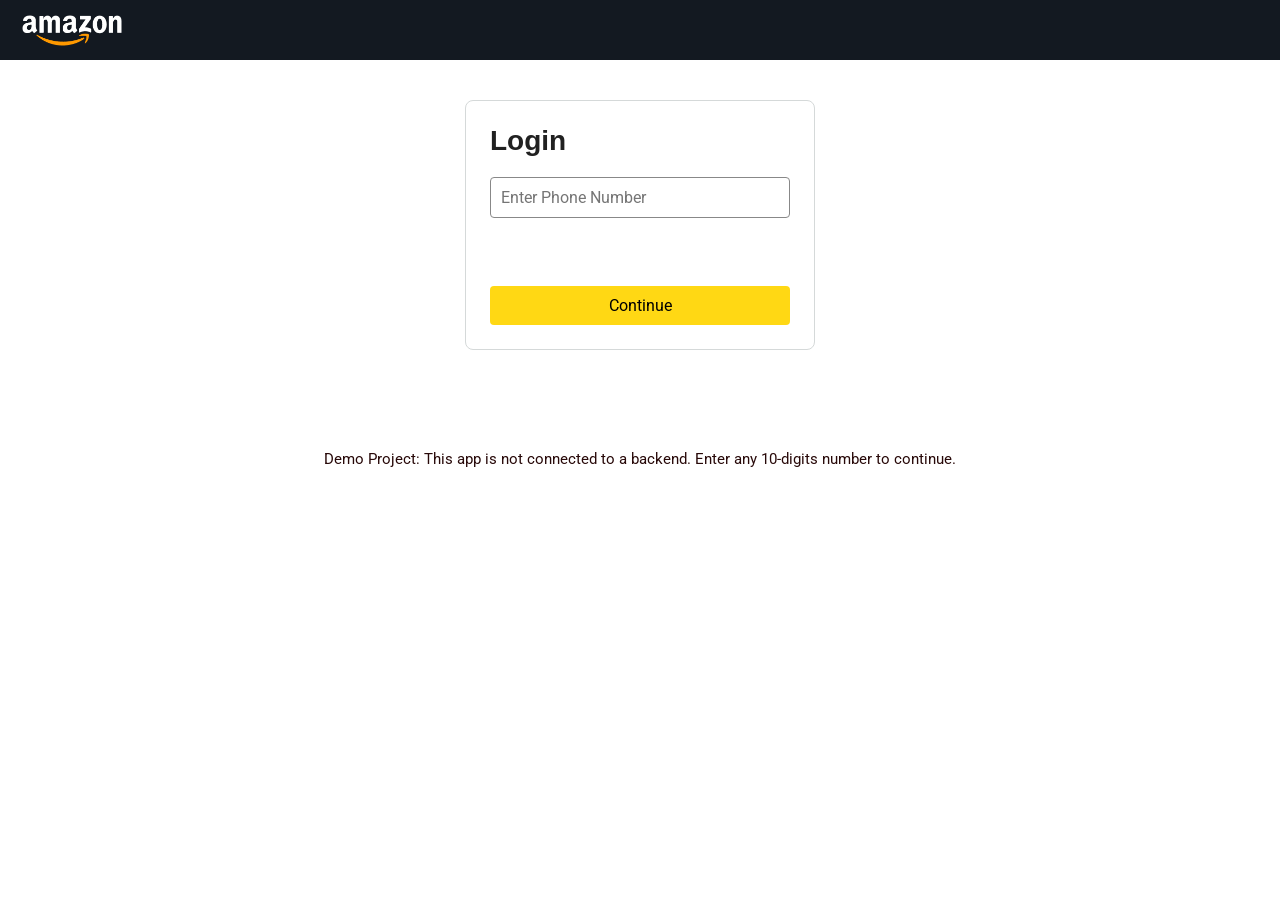
<file: index.html>
<!DOCTYPE html>
<html lang="en">
<head>
  <meta charset="UTF-8">
  <meta name="viewport" content="width=device-width, initial-scale=1.0">
  <title>Amazon LogIn</title>
  <meta name="viewport" content="width=device-width, initial-scale=1" />

   <!-- Load a font called Roboto from Google Fonts. -->
    <link rel="preconnect" href="https://fonts.googleapis.com" />
    <link rel="preconnect" href="https://fonts.gstatic.com" crossorigin />
    <link
      href="https://fonts.googleapis.com/css2?family=Roboto:wght@400;500;700&display=swap"
      rel="stylesheet"
    />

        <!-- Here are the CSS files for this page. -->
    <link rel="stylesheet" href="styles/shared/general.css" />
    <link rel="stylesheet" href="styles/shared/amazon-header.css" />
    <link rel="stylesheet" href="styles/pages/amazon.css" />
    <link rel="stylesheet" href="styles/pages/login.css" />

</head>
<body>
  <div class="amazon-header">
      <div class="amazon-header-left-section">
        <a href="#" class="header-link">
          <img class="amazon-logo" src="images/amazon-logo-white.png" />
          <img
            class="amazon-mobile-logo"
            src="images/amazon-mobile-logo-white.png"
          />
        </a>
      </div>
    </div>
    <div class="login-container">
  <h2>Login</h2>

  <input
    type="tel"
    class="phone-input"
    placeholder="Enter Phone Number"
    maxlength="10"
  >
  <p class="error-text"></p>

  <button class="login-btn">
    Continue
  </button>
</div>

<p class="demo-note">
  Demo Project: This app is not connected to a backend. Enter any 10-digits number to continue.
</p>

<script src="scripts/login.js"></script>

  
</body>
</html>
</file>
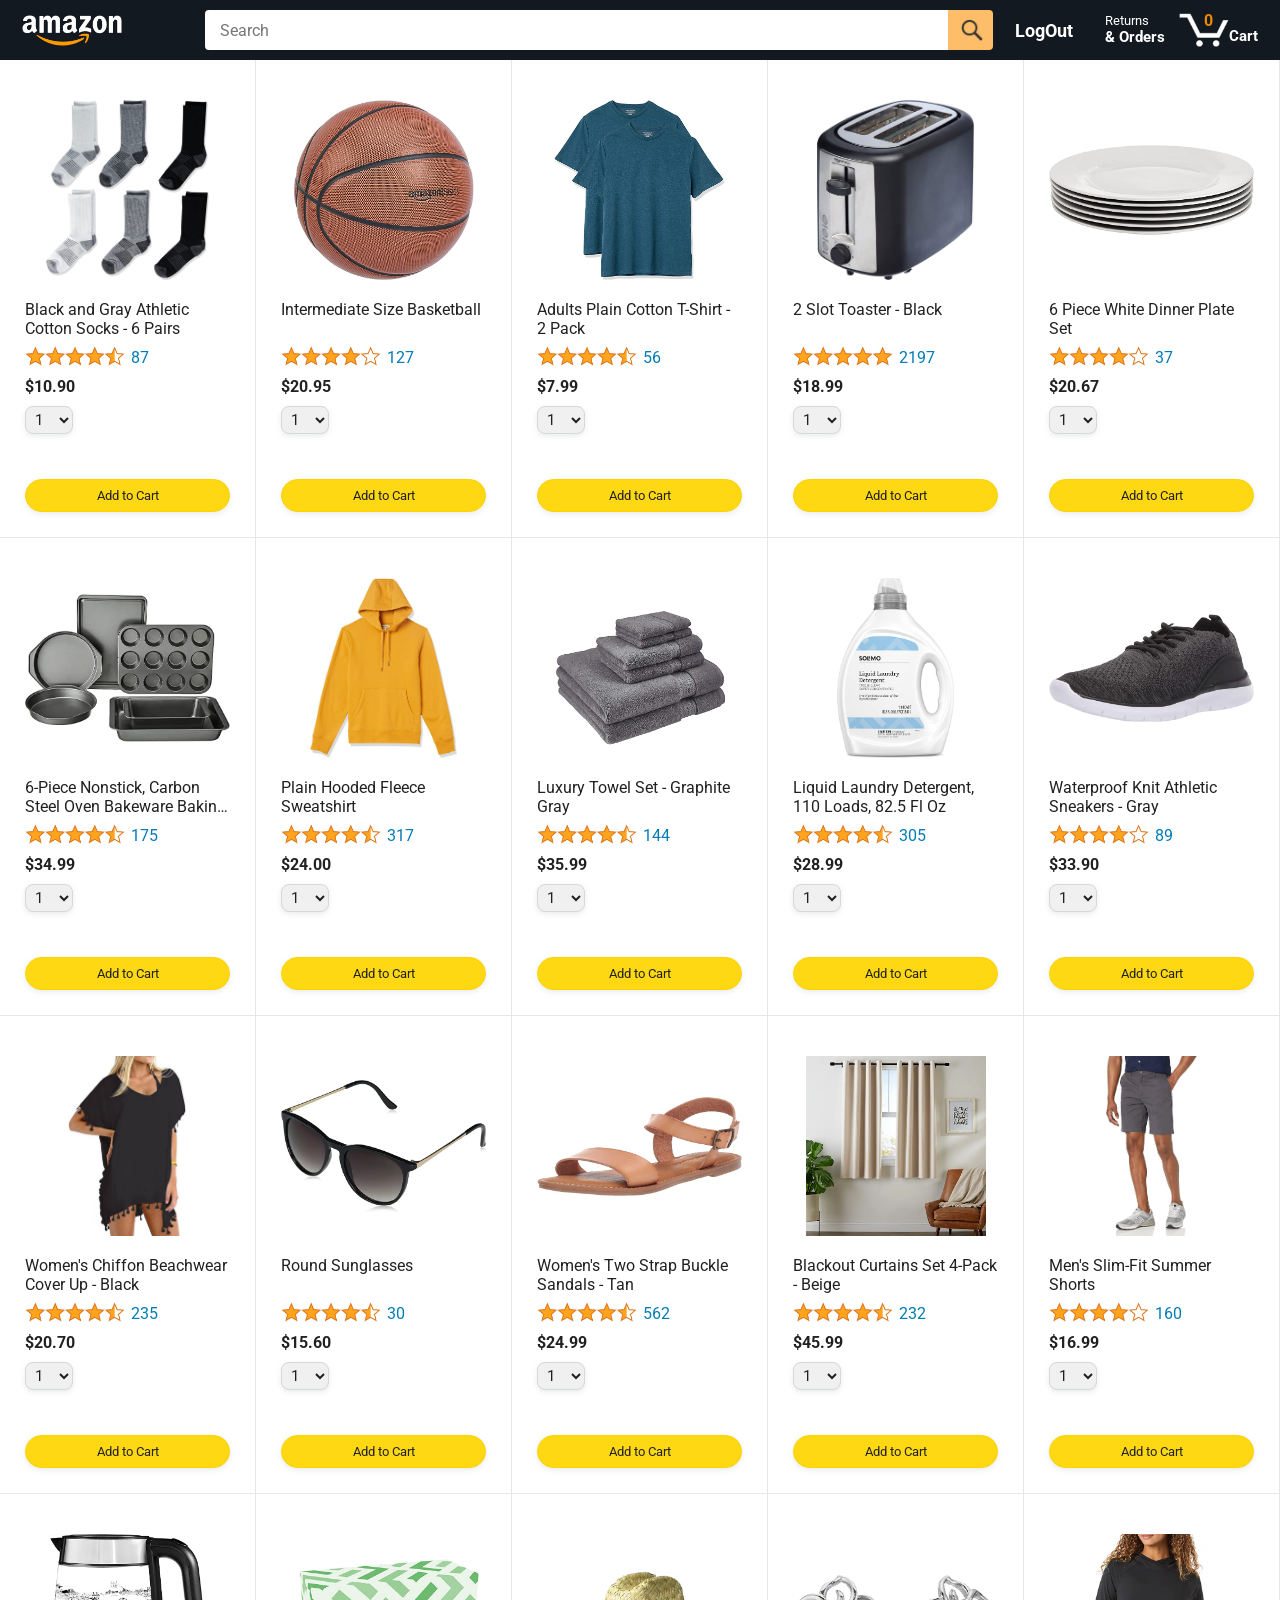
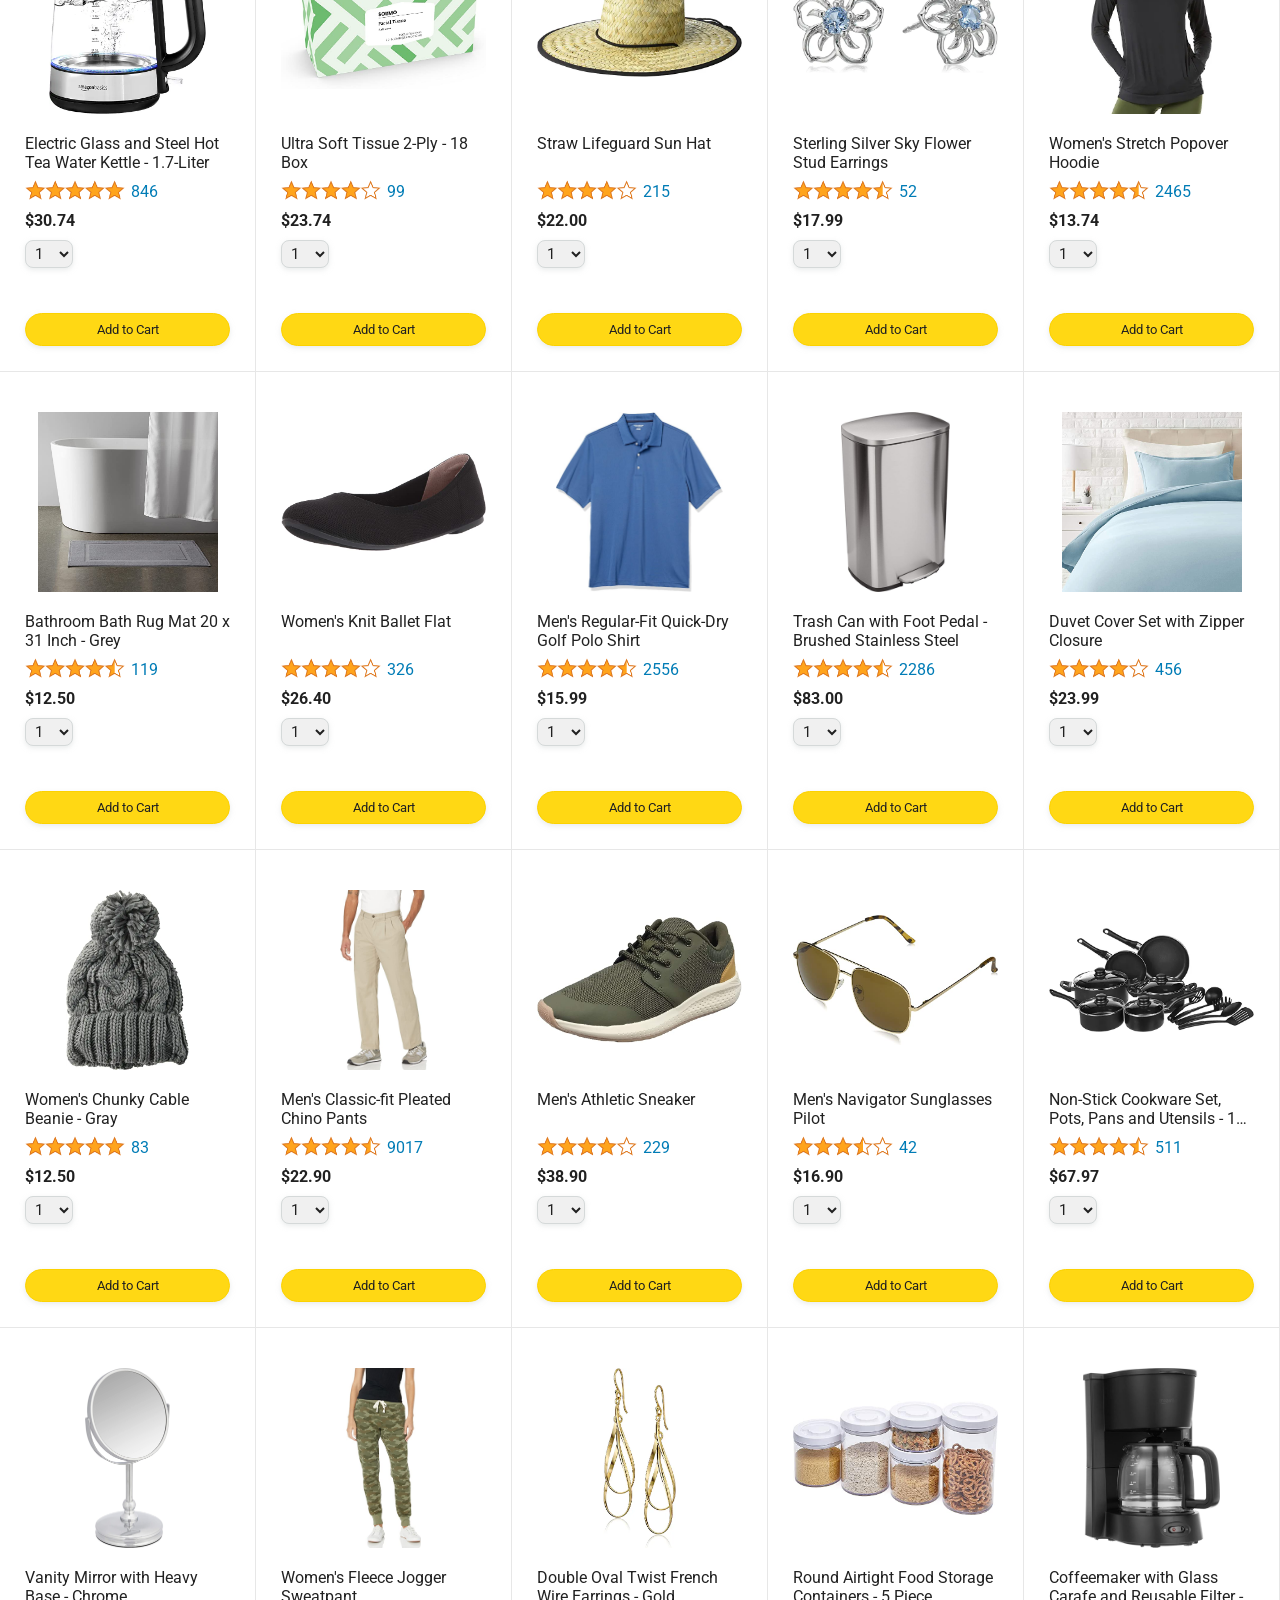
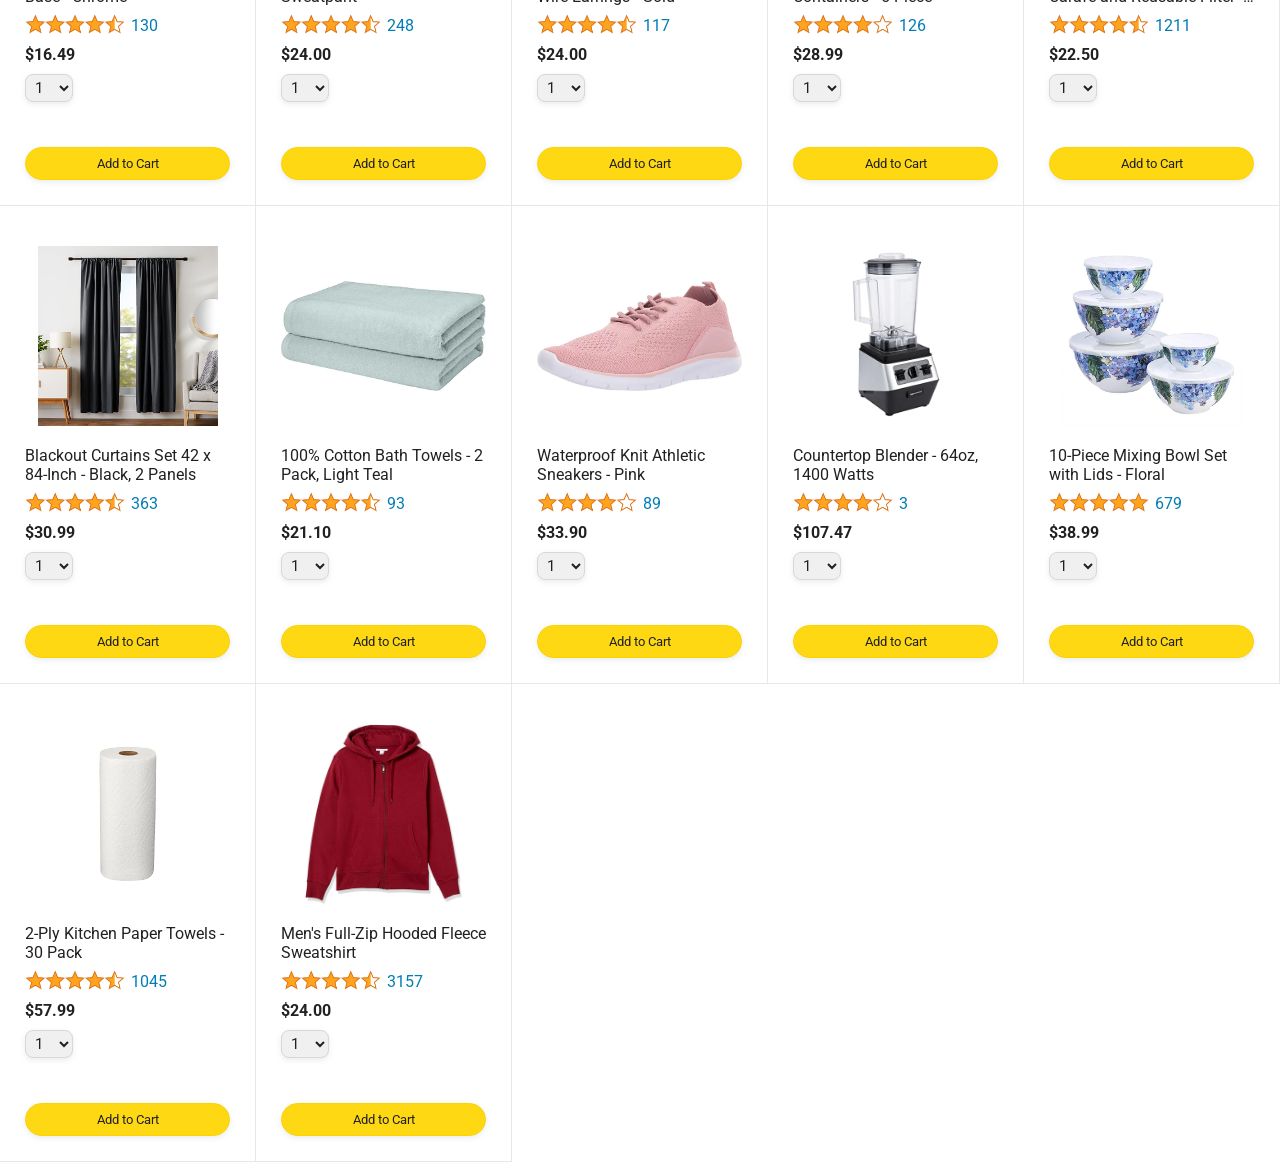
<file: amazon.html>
<!doctype html>
<html>
  <head>
    <title>Amazon Project</title>

    <!-- This code is needed for responsive design to work.
      (Responsive design = make the website look good on
      smaller screen sizes like a phone or a tablet). -->
    <meta name="viewport" content="width=device-width, initial-scale=1" />

    <!-- Load a font called Roboto from Google Fonts. -->
    <link rel="preconnect" href="https://fonts.googleapis.com" />
    <link rel="preconnect" href="https://fonts.gstatic.com" crossorigin />
    <link
      href="https://fonts.googleapis.com/css2?family=Roboto:wght@400;500;700&display=swap"
      rel="stylesheet"
    />

    <!-- Here are the CSS files for this page. -->
    <link rel="stylesheet" href="styles/shared/general.css" />
    <link rel="stylesheet" href="styles/shared/amazon-header.css" />
    <link rel="stylesheet" href="styles/pages/amazon.css" />
  </head>
  <body>
    <div class="amazon-header">
      <div class="amazon-header-left-section">
        <a href="amazon.html" class="header-link">
          <img class="amazon-logo" src="images/amazon-logo-white.png" />
          <img
            class="amazon-mobile-logo"
            src="images/amazon-mobile-logo-white.png"
          />
        </a>
      </div>

      <div class="amazon-header-middle-section">
        <input class="search-bar" type="text" placeholder="Search" />

        <button class="search-button">
          <img class="search-icon" src="images/icons/search-icon.png" />
        </button>
      </div>
      <div>
        <button class="logout-btn js-btn-logout">LogOut</button>
      </div>

      <div class="amazon-header-right-section">
        <a class="orders-link header-link" href="orders.html">
          <span class="returns-text">Returns</span>
          <span class="orders-text">& Orders</span>
        </a>

        <a class="cart-link header-link" href="checkout.html">
          <img class="cart-icon" src="images/icons/cart-icon.png" />
          <div class="cart-quantity js-cart-quantity">0</div>
          <div class="cart-text">Cart</div>
        </a>
      </div>
    </div>

    <div class="main">
      <div class="products-grid js-products-grid"></div>
    </div>

    

    

    <script type="module" src="scripts/amazon.js"></script>
  </body>
</html>
</file>
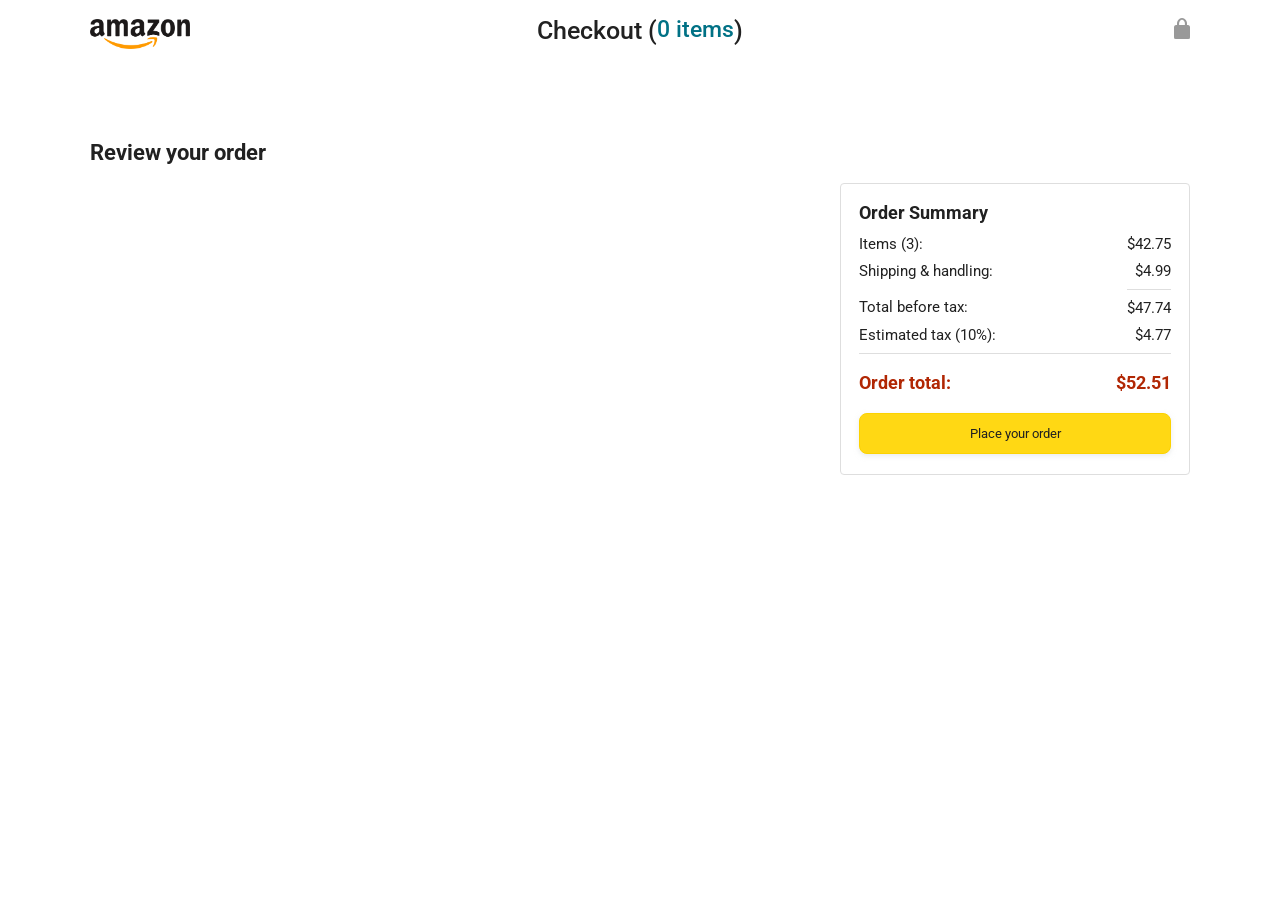
<file: checkout.html>
<!DOCTYPE html>
<html>
  <head>
    <title>Checkout</title>

    <!-- This code is needed for responsive design to work.
      (Responsive design = make the website look good on
      smaller screen sizes like a phone or a tablet). -->
    <meta name="viewport" content="width=device-width, initial-scale=1">

    <!-- Load a font called Roboto from Google Fonts. -->
    <link rel="preconnect" href="https://fonts.googleapis.com">
    <link rel="preconnect" href="https://fonts.gstatic.com" crossorigin>
    <link href="https://fonts.googleapis.com/css2?family=Roboto:wght@400;500;700&display=swap" rel="stylesheet">

    <!-- Here are the CSS files for this page. -->
    <link rel="stylesheet" href="styles/shared/general.css">
    <link rel="stylesheet" href="styles/pages/checkout/checkout-header.css">
    <link rel="stylesheet" href="styles/pages/checkout/checkout.css">
  </head>
  <body>
    <div class="checkout-header">
      <div class="header-content">
        <div class="checkout-header-left-section">
          <a href="amazon.html">
            <img class="amazon-logo" src="images/amazon-logo.png">
            <img class="amazon-mobile-logo" src="images/amazon-mobile-logo.png">
          </a>
        </div>

        <div class="checkout-header-middle-section">
          Checkout (<a class="return-to-home-link"
            href="index.html"><span class="js-cart-items-count"></span> items</a>)
        </div>

        <div class="checkout-header-right-section">
          <img src="images/icons/checkout-lock-icon.png">
        </div>
      </div>
    </div>

    <div class="main">
      <div class="page-title">Review your order</div>

      <div class="checkout-grid">
        <div class="order-summary js-order-summary">
         
          
        </div>

        <div class="payment-summary">
          <div class="payment-summary-title">
            Order Summary
          </div>

          <div class="payment-summary-row">
            <div>Items (3):</div>
            <div class="payment-summary-money">$42.75</div>
          </div>

          <div class="payment-summary-row">
            <div>Shipping &amp; handling:</div>
            <div class="payment-summary-money">$4.99</div>
          </div>

          <div class="payment-summary-row subtotal-row">
            <div>Total before tax:</div>
            <div class="payment-summary-money">$47.74</div>
          </div>

          <div class="payment-summary-row">
            <div>Estimated tax (10%):</div>
            <div class="payment-summary-money">$4.77</div>
          </div>

          <div class="payment-summary-row total-row">
            <div>Order total:</div>
            <div class="payment-summary-money">$52.51</div>
          </div>

          <button class="place-order-button button-primary">
            Place your order
          </button>
        </div>
      </div>
    </div>

    <script type="module" src="scripts/checkout.js"></script>
  </body>
</html>
</file>
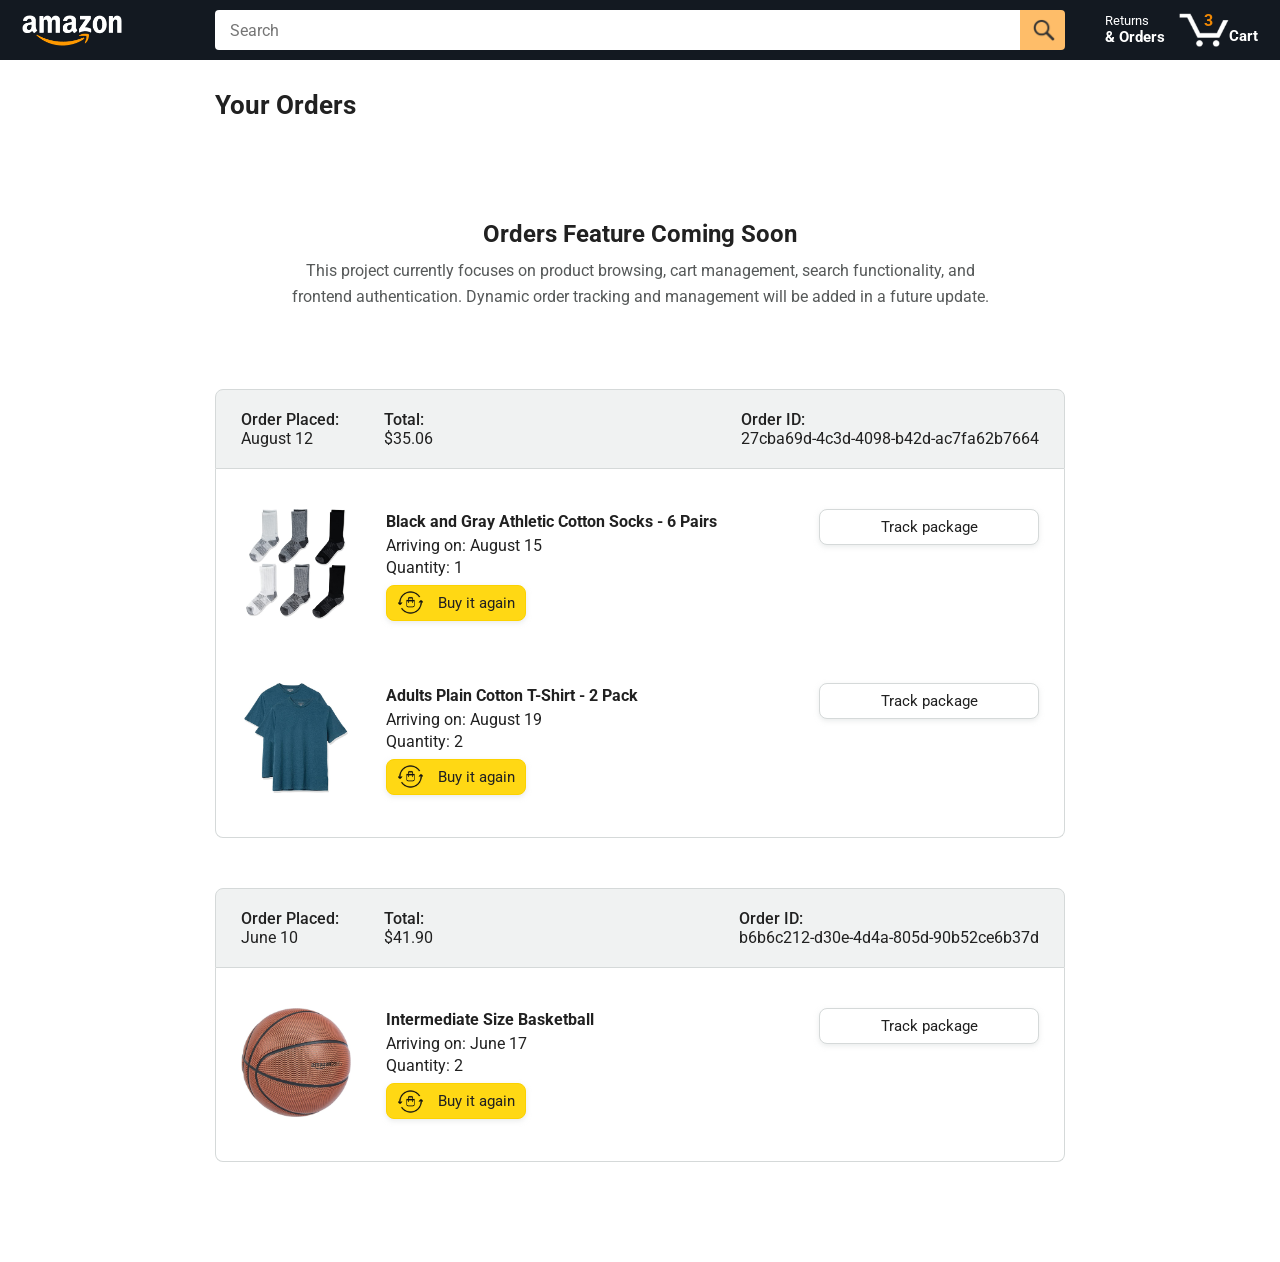
<file: orders.html>
<!DOCTYPE html>
<html>
  <head>
    <title>Orders</title>

    <!-- This code is needed for responsive design to work.
      (Responsive design = make the website look good on
      smaller screen sizes like a phone or a tablet). -->
    <meta name="viewport" content="width=device-width, initial-scale=1">

    <!-- Load a font called Roboto from Google Fonts. -->
    <link rel="preconnect" href="https://fonts.googleapis.com">
    <link rel="preconnect" href="https://fonts.gstatic.com" crossorigin>
    <link href="https://fonts.googleapis.com/css2?family=Roboto:wght@400;500;700&display=swap" rel="stylesheet">

    <!-- Here are the CSS files for this page. -->
    <link rel="stylesheet" href="styles/shared/general.css">
    <link rel="stylesheet" href="styles/shared/amazon-header.css">
    <link rel="stylesheet" href="styles/pages/orders.css">
  </head>
  <body>
    <div class="amazon-header">
      <div class="amazon-header-left-section">
        <a href="amazon.html" class="header-link">
          <img class="amazon-logo"
            src="images/amazon-logo-white.png">
          <img class="amazon-mobile-logo"
            src="images/amazon-mobile-logo-white.png">
        </a>
      </div>

      <div class="amazon-header-middle-section">
        <input class="search-bar" type="text" placeholder="Search">

        <button class="search-button">
          <img class="search-icon" src="images/icons/search-icon.png">
        </button>
      </div>

      <div class="amazon-header-right-section">
        <a class="orders-link header-link" href="orders.html">
          <span class="returns-text">Returns</span>
          <span class="orders-text">& Orders</span>
        </a>

        <a class="cart-link header-link" href="checkout.html">
          <img class="cart-icon" src="images/icons/cart-icon.png">
          <div class="cart-quantity">3</div>
          <div class="cart-text">Cart</div>
        </a>
      </div>
    </div>

    <div class="main">
      <div class="page-title">Your Orders</div>

         <div class="orders-note">
  <h2>Orders Feature Coming Soon</h2>
  <p>
    This project currently focuses on product browsing, cart management,
    search functionality, and frontend authentication.
    Dynamic order tracking and management will be added in a future update.
  </p>
</div>

      <div class="orders-grid">
        <div class="order-container">
          
          <div class="order-header">
            <div class="order-header-left-section">
              <div class="order-date">
                <div class="order-header-label">Order Placed:</div>
                <div>August 12</div>
              </div>
              <div class="order-total">
                <div class="order-header-label">Total:</div>
                <div>$35.06</div>
              </div>
            </div>

            <div class="order-header-right-section">
              <div class="order-header-label">Order ID:</div>
              <div>27cba69d-4c3d-4098-b42d-ac7fa62b7664</div>
            </div>
          </div>

          <div class="order-details-grid">
            <div class="product-image-container">
              <img src="images/products/athletic-cotton-socks-6-pairs.jpg">
            </div>

            <div class="product-details">
              <div class="product-name">
                Black and Gray Athletic Cotton Socks - 6 Pairs
              </div>
              <div class="product-delivery-date">
                Arriving on: August 15
              </div>
              <div class="product-quantity">
                Quantity: 1
              </div>
              <button class="buy-again-button button-primary">
                <img class="buy-again-icon" src="images/icons/buy-again.png">
                <span class="buy-again-message">Buy it again</span>
              </button>
            </div>

            <div class="product-actions">
              <a href="tracking.html">
                <button class="track-package-button button-secondary">
                  Track package
                </button>
              </a>
            </div>

            <div class="product-image-container">
              <img src="images/products/adults-plain-cotton-tshirt-2-pack-teal.jpg">
            </div>

            <div class="product-details">
              <div class="product-name">
                Adults Plain Cotton T-Shirt - 2 Pack
              </div>
              <div class="product-delivery-date">
                Arriving on: August 19
              </div>
              <div class="product-quantity">
                Quantity: 2
              </div>
              <button class="buy-again-button button-primary">
                <img class="buy-again-icon" src="images/icons/buy-again.png">
                <span class="buy-again-message">Buy it again</span>
              </button>
            </div>

            <div class="product-actions">
              <a href="tracking.html">
                <button class="track-package-button button-secondary">
                  Track package
                </button>
              </a>
            </div>
          </div>
        </div>

        <div class="order-container">

          <div class="order-header">
            <div class="order-header-left-section">
              <div class="order-date">
                <div class="order-header-label">Order Placed:</div>
                <div>June 10</div>
              </div>
              <div class="order-total">
                <div class="order-header-label">Total:</div>
                <div>$41.90</div>
              </div>
            </div>

            <div class="order-header-right-section">
              <div class="order-header-label">Order ID:</div>
              <div>b6b6c212-d30e-4d4a-805d-90b52ce6b37d</div>
            </div>
          </div>

          <div class="order-details-grid">
            <div class="product-image-container">
              <img src="images/products/intermediate-composite-basketball.jpg">
            </div>

            <div class="product-details">
              <div class="product-name">
                Intermediate Size Basketball
              </div>
              <div class="product-delivery-date">
                Arriving on: June 17
              </div>
              <div class="product-quantity">
                Quantity: 2
              </div>
              <button class="buy-again-button button-primary">
                <img class="buy-again-icon" src="images/icons/buy-again.png">
                <span class="buy-again-message">Buy it again</span>
              </button>
            </div>

            <div class="product-actions">
              <a href="tracking.html">
                <button class="track-package-button button-secondary">
                  Track package
                </button>
              </a>
            </div>
          </div>
        </div>
      </div>
    </div>

  </body>
</html>
</file>
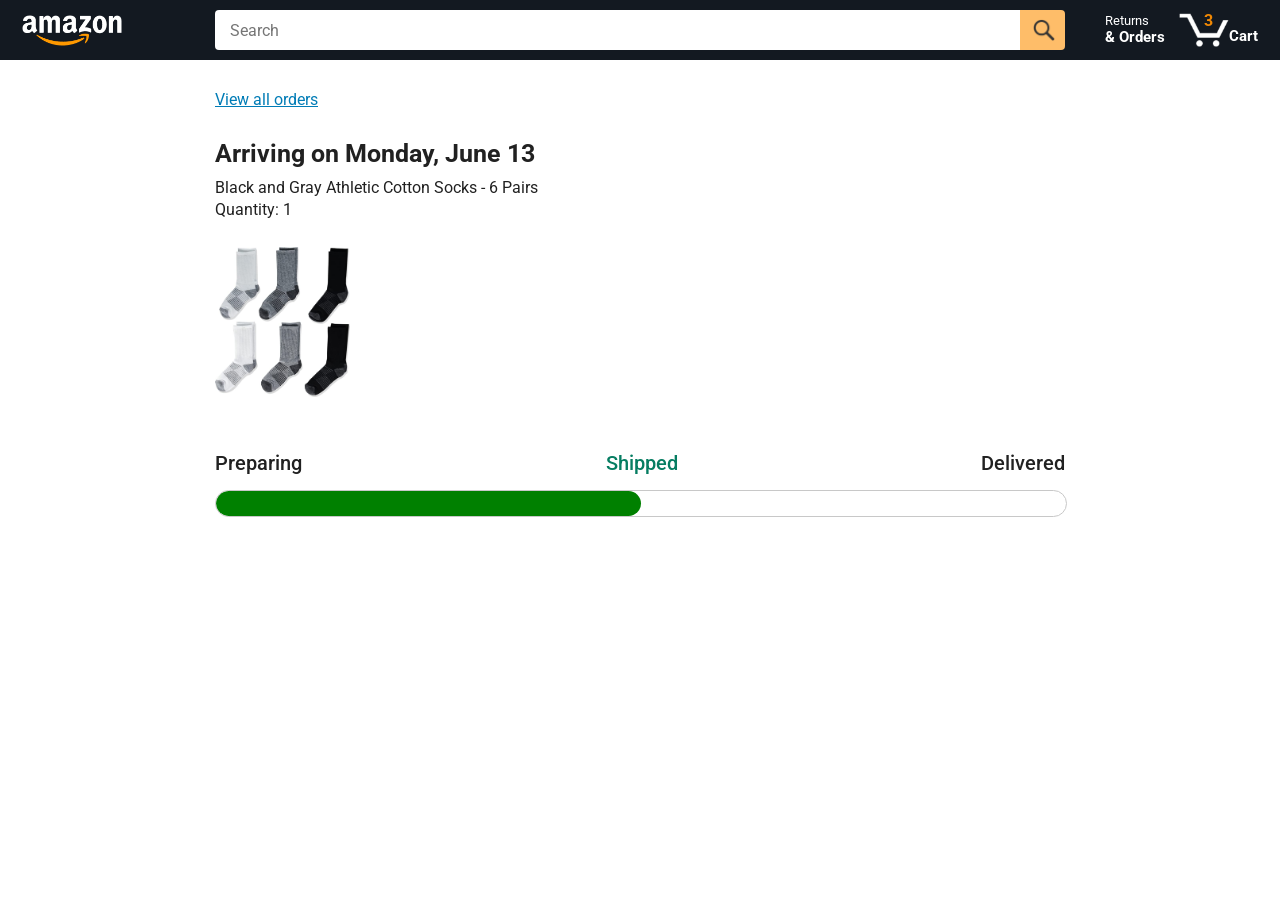
<file: tracking.html>
<!DOCTYPE html>
<html>
  <head>
    <title>Tracking</title>

    <!-- This code is needed for responsive design to work.
      (Responsive design = make the website look good on
      smaller screen sizes like a phone or a tablet). -->
    <meta name="viewport" content="width=device-width, initial-scale=1">

    <!-- Load a font called Roboto from Google Fonts. -->
    <link rel="preconnect" href="https://fonts.googleapis.com">
    <link rel="preconnect" href="https://fonts.gstatic.com" crossorigin>
    <link href="https://fonts.googleapis.com/css2?family=Roboto:wght@400;500;700&display=swap" rel="stylesheet">

    <!-- Here are the CSS files for this page. -->
    <link rel="stylesheet" href="styles/shared/general.css">
    <link rel="stylesheet" href="styles/shared/amazon-header.css">
    <link rel="stylesheet" href="styles/pages/tracking.css">
  </head>
  <body>
    <div class="amazon-header">
      <div class="amazon-header-left-section">
        <a href="amazon.html" class="header-link">
          <img class="amazon-logo"
            src="images/amazon-logo-white.png">
          <img class="amazon-mobile-logo"
            src="images/amazon-mobile-logo-white.png">
        </a>
      </div>

      <div class="amazon-header-middle-section">
        <input class="search-bar" type="text" placeholder="Search">

        <button class="search-button">
          <img class="search-icon" src="images/icons/search-icon.png">
        </button>
      </div>

      <div class="amazon-header-right-section">
        <a class="orders-link header-link" href="orders.html">
          <span class="returns-text">Returns</span>
          <span class="orders-text">& Orders</span>
        </a>

        <a class="cart-link header-link" href="checkout.html">
          <img class="cart-icon" src="images/icons/cart-icon.png">
          <div class="cart-quantity">3</div>
          <div class="cart-text">Cart</div>
        </a>
      </div>
    </div>

    <div class="main">
      <div class="order-tracking">
        <a class="back-to-orders-link link-primary" href="orders.html">
          View all orders
        </a>

        <div class="delivery-date">
          Arriving on Monday, June 13
        </div>

        <div class="product-info">
          Black and Gray Athletic Cotton Socks - 6 Pairs
        </div>

        <div class="product-info">
          Quantity: 1
        </div>

        <img class="product-image" src="images/products/athletic-cotton-socks-6-pairs.jpg">

        <div class="progress-labels-container">
          <div class="progress-label">
            Preparing
          </div>
          <div class="progress-label current-status">
            Shipped
          </div>
          <div class="progress-label">
            Delivered
          </div>
        </div>

        <div class="progress-bar-container">
          <div class="progress-bar"></div>
        </div>
      </div>
    </div>
  </body>
</html>
</file>
<file: styles/shared/general.css>
body {
  font-family: Roboto, Arial;
  color: rgb(33, 33, 33);
  /* The <body> element has a default margin of 8px
     on all sides. This removes the default margins. */
  margin: 0;
}

/* <p> elements have a default margin on the top
   and bottom. This removes the default margins. */
p {
  margin: 0;
}

button {
  cursor: pointer;
}

select {
  cursor: pointer;
}

input, select, button {
  font-family: Roboto, Arial;
}

.button-primary {
  color: rgb(33, 33, 33);
  background-color: rgb(255, 216, 20);
  border: 1px solid rgb(252, 210, 0);
  border-radius: 8px;
  cursor: pointer;
  box-shadow: 0 2px 5px rgba(213, 217, 217, 0.5);
}

.button-primary:hover {
  background-color: rgb(247, 202, 0);
  border: 1px solid rgb(242, 194, 0);
}

.button-primary:active {
  background: rgb(255, 216, 20);
  border-color: rgb(252, 210, 0);
  box-shadow: none;
}

.button-secondary {
  color: rgb(33, 33, 33);
  background: white;
  border: 1px solid rgb(213, 217, 217);
  border-radius: 8px;
  cursor: pointer;
  box-shadow: 0 2px 5px rgba(213, 217, 217, 0.5);
}

.button-secondary:hover {
  background-color: rgb(247, 250, 250);
}

.button-secondary:active {
  background-color: rgb(237, 253, 255);
  box-shadow: none;
}

/* These styles will limit text to 2 lines. Anything
   beyond 2 lines will be replaced with "..."
   You can find this code by using an A.I. tool or by
   searching in Google.
   https://css-tricks.com/almanac/properties/l/line-clamp/ */
.limit-text-to-2-lines {
  display: -webkit-box;
  -webkit-line-clamp: 2;
  -webkit-box-orient: vertical;
  overflow: hidden;
}

.link-primary {
  color: rgb(1, 124, 182);
  cursor: pointer;
}

.link-primary:hover {
  color: rgb(196, 80, 0);
}

/* Styles for dropdown selectors. */
select {
  color: rgb(33, 33, 33);
  background-color: rgb(240, 240, 240);
  border: 1px solid rgb(213, 217, 217);
  border-radius: 8px;
  padding: 3px 5px;
  font-size: 15px;
  cursor: pointer;
  box-shadow: 0 2px 5px rgba(213, 217, 217, 0.5);
}

select:focus,
input:focus {
  outline: 2px solid rgb(255, 153, 0);
}
</file>
<file: styles/shared/amazon-header.css>
.amazon-header {
  background-color: rgb(19, 25, 33);
  color: white;
  padding-left: 15px;
  padding-right: 15px;

  display: flex;
  align-items: center;
  justify-content: space-between;

  position: fixed;
  top: 0;
  left: 0;
  right: 0;
  height: 60px;
}

.amazon-header-left-section {
  width: 180px;
}

@media (max-width: 800px) {
  .amazon-header-left-section {
    width: unset;
  }
}

.header-link {
  display: inline-block;
  padding: 6px;
  border-radius: 2px;
  cursor: pointer;
  text-decoration: none;
  border: 1px solid rgba(0, 0, 0, 0);
}

.header-link:hover {
  border: 1px solid white;
}

.amazon-logo {
  width: 100px;
  margin-top: 5px;
}

.amazon-mobile-logo {
  display: none;
}

@media (max-width: 575px) {
  .amazon-logo {
    display: none;
  }

  .amazon-mobile-logo {
    display: block;
    height: 35px;
    margin-top: 5px;
  }
}

.amazon-header-middle-section {
  flex: 1;
  max-width: 850px;
  margin-left: 10px;
  margin-right: 10px;
  display: flex;
}

.search-bar {
  flex: 1;
  width: 0;
  font-size: 16px;
  height: 38px;
  padding-left: 15px;
  border: none;
  border-top-left-radius: 4px;
  border-bottom-left-radius: 4px;
  border-top-right-radius: 0;
  border-bottom-right-radius: 0;
}

.search-button {
  background-color: rgb(254, 189, 105);
  border: none;
  width: 45px;
  height: 40px;
  border-top-right-radius: 4px;
  border-bottom-right-radius: 4px;
  flex-shrink: 0;
}

.search-icon {
  height: 22px;
  margin-left: 2px;
  margin-top: 3px;
}

.amazon-header-right-section {
  width: 180px;
  flex-shrink: 0;
  display: flex;
  justify-content: end;
}

.orders-link {
  color: white;
}

.returns-text {
  display: block;
  font-size: 13px;
}

.orders-text {
  display: block;
  font-size: 15px;
  font-weight: 700;
}

.cart-link {
  color: white;
  display: flex;
  align-items: center;
  position: relative;
}

.cart-icon {
  width: 50px;
}

.cart-text {
  margin-top: 12px;
  font-size: 15px;
  font-weight: 700;
}

.cart-quantity {
  color: rgb(240, 136, 4);
  font-size: 16px;
  font-weight: 700;

  position: absolute;
  top: 4px;
  left: 22px;
  
  width: 26px;
  text-align: center;
}
</file>
<file: styles/pages/amazon.css>
.main {
  margin-top: 60px;
}

.products-grid {
  display: grid;

  /* - In CSS Grid, 1fr means a column will take up the
       remaining space in the grid.
     - If we write 1fr 1fr ... 1fr; 8 times, this will
       divide the grid into 8 columns, each taking up an
       equal amount of the space.
     - repeat(8, 1fr); is a shortcut for repeating "1fr"
       8 times (instead of typing out "1fr" 8 times).
       repeat(...) is a special property that works with
       display: grid; */
  grid-template-columns: repeat(8, 1fr);
}

/* @media is used to create responsive design (making the
   website look good on any screen size). This @media
   means when the screen width is 2000px or less, we
   will divide the grid into 7 columns instead of 8. */
@media (max-width: 2000px) {
  .products-grid {
    grid-template-columns: repeat(7, 1fr);
  }
}

/* This @media means when the screen width is 1600px or
   less, we will divide the grid into 6 columns. */
@media (max-width: 1600px) {
  .products-grid {
    grid-template-columns: repeat(6, 1fr);
  }
}

@media (max-width: 1300px) {
  .products-grid {
    grid-template-columns: repeat(5, 1fr);
  }
}

@media (max-width: 1000px) {
  .products-grid {
    grid-template-columns: repeat(4, 1fr);
  }
}

@media (max-width: 800px) {
  .products-grid {
    grid-template-columns: repeat(3, 1fr);
  }
}

@media (max-width: 575px) {
  .products-grid {
    grid-template-columns: repeat(2, 1fr);
  }
}

@media (max-width: 450px) {
  .products-grid {
    grid-template-columns: 1fr;
  }
}

.product-container {
  padding-top: 40px;
  padding-bottom: 25px;
  padding-left: 25px;
  padding-right: 25px;

  border-right: 1px solid rgb(231, 231, 231);
  border-bottom: 1px solid rgb(231, 231, 231);

  display: flex;
  flex-direction: column;
}

.product-image-container {
  display: flex;
  justify-content: center;
  align-items: center;

  height: 180px;
  margin-bottom: 20px;
}

.product-image {
  /* Images will overflow their container by default. To
    prevent this, we set max-width and max-height to 100%
    so they stay inside their container. */
  max-width: 100%;
  max-height: 100%;
}

.product-name {
  height: 40px;
  margin-bottom: 5px;
}

.product-rating-container {
  display: flex;
  align-items: center;
  margin-bottom: 10px;
}

.product-rating-stars {
  width: 100px;
  margin-right: 6px;
}

.product-rating-count {
  color: rgb(1, 124, 182);
  cursor: pointer;
  margin-top: 3px;
}

.product-price {
  font-weight: 700;
  margin-bottom: 10px;
}

.product-quantity-container {
  margin-bottom: 17px;
}

.product-spacer {
  flex: 1;
}

.added-to-cart {
  color: rgb(6, 125, 98);
  font-size: 16px;

  display: flex;
  align-items: center;
  margin-bottom: 8px;

  /* At first, the "Added to cart" message will
     be invisible. Use JavaScript to change the
     opacity and make it visible. */
  opacity: 0;
}

.added-to-cart img {
  height: 20px;
  margin-right: 5px;
}

.add-to-cart-button {
  width: 100%;
  padding: 8px;
  border-radius: 50px;
}
.added-to-cart-visible {
  opacity: 1;
}
.no-products{
  display: flex;
  justify-content: center;
  align-items: center;
  height: 90vh;
  font-size: 35px;
  font-weight: bold;
  padding-left: 700px;
}
.logout-btn{
  padding: 12px;
  color: white;
  font-weight: bold;
  background-color: #131921;
  border: none;
  font-size: 18px;
}
</file>
<file: styles/pages/login.css>
.login-container {
  width: 300px;
  margin: 100px auto;
  padding: 24px;
  border: 1px solid #d5d9d9;
  border-radius: 8px;
  display: flex;
  flex-direction: column;
  gap: 20px;
  font-family: Arial, sans-serif;
  justify-content: center;
}

.login-container h2 {
  margin: 0;
  font-size: 28px;
}

.phone-input {
  padding: 10px;
  font-size: 16px;
  border: 1px solid #888;
  border-radius: 4px;
}

.phone-input:focus {
  outline: none;
  border-color: #febd69;
}

.login-btn {
  padding: 10px;
  border: none;
  border-radius: 4px;
  background-color: #ffd814;
  cursor: pointer;
  font-size: 16px;
}

.login-btn:hover {
  background-color: #f7ca00;
}

.error-text {
  color: red;
  font-size: 14px;
  margin-top: 8px;
  min-height: 20px;
}
.demo-note {
  margin-top: 10px;
  font-size: 15px;
  color: rgb(40, 9, 9);
  text-align: center;
}
</file>
<file: styles/pages/checkout/checkout-header.css>
.checkout-header {
  height: 60px;
  padding-left: 30px;
  padding-right: 30px;
  background-color: white;

  display: flex;
  justify-content: center;

  position: fixed;
  top: 0;
  left: 0;
  right: 0;
  z-index: 1000;
}

.header-content {
  width: 100%;
  max-width: 1100px;

  display: flex;
  align-items: center;
}

.checkout-header-left-section {
  width: 150px;
}

.amazon-logo {
  width: 100px;
  margin-top: 12px;
}

.amazon-mobile-logo {
  display: none;
}

/* @media is used to create responsive design (making the
   website look good on any screen size). This @media
   means when the screen width is 575px or less, different
   styles (inside the {...}) will be applied. */
@media (max-width: 575px) {
  .checkout-header-left-section {
    width: auto;
  }

  .amazon-logo {
    display: none;
  }

  .amazon-mobile-logo {
    display: inline-block;
    height: 35px;
    margin-top: 5px;
  }
}

.checkout-header-middle-section {
  flex: 1;
  flex-shrink: 0;
  text-align: center;

  font-size: 25px;
  font-weight: 500;

  display: flex;
  justify-content: center;
}

.return-to-home-link {
  color: rgb(0, 113, 133);
  font-size: 23px;
  text-decoration: none;
  cursor: pointer;
}

@media (max-width: 1000px) {
  .checkout-header-middle-section {
    font-size: 20px;
    margin-right: 60px;
  }

  .return-to-home-link {
    font-size: 18px;
  }
}

@media (max-width: 575px) {
  .checkout-header-middle-section {
    margin-right: 5px;
  }
}

.checkout-header-right-section {
  text-align: right;
  width: 150px;
}

@media (max-width: 1000px) {
  .checkout-header-right-section {
    width: auto;
  }
}
</file>
<file: styles/pages/checkout/checkout.css>
.main {
  max-width: 1100px;
  padding-left: 30px;
  padding-right: 30px;

  margin-top: 140px;
  margin-bottom: 100px;

  /* margin-left: auto;
     margin-right auto;
     Is a trick for centering an element horizontally
     without needing a container. */
  margin-left: auto;
  margin-right: auto;
}

.page-title {
  font-weight: 700;
  font-size: 22px;
  margin-bottom: 18px;
}

.checkout-grid {
  display: grid;
  /* Here, 1fr means the first column will take
     up the remaining space in the grid. */
  grid-template-columns: 1fr 350px;
  column-gap: 12px;

  /* Use align-items: start; to prevent the elements
     in the grid from stretching vertically. */
  align-items: start;
}

@media (max-width: 1000px) {
  .main {
    max-width: 500px;
  }

  .checkout-grid {
    grid-template-columns: 1fr;
  }
}

.cart-item-container,
.payment-summary {
  border: 1px solid rgb(222, 222, 222);
  border-radius: 4px;
  padding: 18px;
}

.cart-item-container {
  margin-bottom: 12px;
}

.payment-summary {
  padding-bottom: 5px;
}

@media (max-width: 1000px) {
  .payment-summary {
    /* grid-row: 1 means this element will be placed into row
      1 in the grid. (Normally, the row that an element is
      placed in is determined by the order of the elements in
      the HTML. grid-row overrides this default ordering). */
    grid-row: 1;
    margin-bottom: 12px;
  }
}

.delivery-date {
  color: rgb(0, 118, 0);
  font-weight: 700;
  font-size: 19px;
  margin-top: 5px;
  margin-bottom: 22px;
}

.cart-item-details-grid {
  display: grid;
  /* 100px 1fr 1fr; means the 2nd and 3rd column will
     take up half the remaining space in the grid
     (they will divide up the remaining space evenly). */
  grid-template-columns: 100px 1fr 1fr;
  column-gap: 25px;
}

@media (max-width: 1000px) {
  .cart-item-details-grid {
    grid-template-columns: 100px 1fr;
    row-gap: 30px;
  }
}

.product-image {
  max-width: 100%;
  max-height: 120px;

  /* margin-left: auto;
     margin-right auto;
     Is a trick for centering an element horizontally
     without needing a container. */
  margin-left: auto;
  margin-right: auto;
}

.product-name {
  font-weight: 700;
  margin-bottom: 8px;
}

.product-price {
  color: rgb(177, 39, 4);
  font-weight: 700;
  margin-bottom: 5px;
}

.product-quantity .link-primary {
  margin-left: 3px;
}

@media (max-width: 1000px) {
  .delivery-options {
    /* grid-column: 1 means this element will be placed
       in column 1 in the grid. (Normally, the column that
       an element is placed in is determined by the order
       of the elements in the HTML. grid-column overrides
       this default ordering).
       
       / span 2 means this element will take up 2 columns
       in the grid (Normally, each element takes up 1
       column in the grid). */
    grid-column: 1 / span 2;
  }
}

.delivery-options-title {
  font-weight: 700;
  margin-bottom: 10px;
}

.delivery-option {
  display: grid;
  grid-template-columns: 24px 1fr;
  margin-bottom: 12px;
  cursor: pointer;
}

.delivery-option-input {
  margin-left: 0px;
  cursor: pointer;
}

.delivery-option-date {
  color: rgb(0, 118, 0);
  font-weight: 500;
  margin-bottom: 3px;
}

.delivery-option-price {
  color: rgb(120, 120, 120);
  font-size: 15px;
}

.payment-summary-title {
  font-weight: 700;
  font-size: 18px;
  margin-bottom: 12px;
}

.payment-summary-row {
  display: grid;
  /* 1fr auto; means the width of the 2nd column will be
     determined by the elements inside the column (auto).
     The 1st column will take up the remaining space. */
  grid-template-columns: 1fr auto;

  font-size: 15px;
  margin-bottom: 9px;
}

.payment-summary-money {
  text-align: right;
}

.subtotal-row .payment-summary-money {
  border-top: 1px solid rgb(222, 222, 222);
}

.subtotal-row div {
  padding-top: 9px;
}

.total-row {
  color: rgb(177, 39, 4);
  font-weight: 700;
  font-size: 18px;

  border-top: 1px solid rgb(222, 222, 222);
  padding-top: 18px;
}

.place-order-button {
  width: 100%;
  padding-top: 12px;
  padding-bottom: 12px;
  border-radius: 8px;

  margin-top: 11px;
  margin-bottom: 15px;
}
</file>
<file: styles/pages/orders.css>
.main {
  max-width: 850px;
  margin-top: 90px;
  margin-bottom: 100px;
  padding-left: 20px;
  padding-right: 20px;

  /* margin-left: auto;
     margin-right auto;
     Is a trick for centering an element horizontally
     without needing a container. */
  margin-left: auto;
  margin-right: auto;
}

.page-title {
  font-weight: 700;
  font-size: 26px;
  margin-bottom: 25px;
}

.orders-grid {
  display: grid;
  grid-template-columns: 1fr;
  row-gap: 50px;
}

.order-header {
  background-color: rgb(240, 242, 242);
  border: 1px solid rgb(213, 217, 217);

  display: flex;
  align-items: center;
  justify-content: space-between;

  padding: 20px 25px;
  border-top-left-radius: 8px;
  border-top-right-radius: 8px;
}

.order-header-left-section {
  display: flex;
  flex-shrink: 0;
}

.order-header-label {
  font-weight: 500;
}

.order-date,
.order-total {
  margin-right: 45px;
}

.order-header-right-section {
  flex-shrink: 1;
}

@media (max-width: 575px) {
  .order-header {
    flex-direction: column;
    align-items: start;
    line-height: 23px;
    padding: 15px;
  }

  .order-header-left-section {
    flex-direction: column;
  }

  .order-header-label {
    margin-right: 5px;
  }

  .order-date,
  .order-total {
    display: grid;
    grid-template-columns: auto 1fr;
    margin-right: 0;
  }

  .order-header-right-section {
    display: grid;
    grid-template-columns: auto 1fr;
  }
}

.order-details-grid {
  padding: 40px 25px;
  border: 1px solid rgb(213, 217, 217);
  border-top: none;
  border-bottom-left-radius: 8px;
  border-bottom-right-radius: 8px;

  display: grid;
  grid-template-columns: 110px 1fr 220px;
  column-gap: 35px;
  row-gap: 60px;
  align-items: center;
}

@media (max-width: 800px) {
  .order-details-grid {
    grid-template-columns: 110px 1fr;
    row-gap: 0;
    padding-bottom: 8px;
  }
}

@media (max-width: 450px) {
  .order-details-grid {
    grid-template-columns: 1fr;
  }
}

.product-image-container {
  text-align: center;
}

.product-image-container img {
  max-width: 110px;
  max-height: 110px;
}

.product-name {
  font-weight: 700;
  margin-bottom: 5px;
}

.product-delivery-date {
  margin-bottom: 3px;
}

.product-quantity {
  margin-bottom: 8px;
}

.buy-again-button {
  font-size: 15px;
  width: 140px;
  height: 36px;
  border-radius: 8px;

  display: flex;
  align-items: center;
  justify-content: center;
}

.buy-again-icon {
  width: 25px;
  margin-right: 15px;
}

.product-actions {
  align-self: start;
}

.track-package-button {
  width: 100%;
  font-size: 15px;
  padding: 8px;
}

@media (max-width: 800px) {
  .buy-again-button {
    margin-bottom: 10px;
  }

  .product-actions {
    /* grid-column: 2 means this element will be placed
       in column 2 in the grid. (Normally, the column that
       an element is placed in is determined by the order
       of the elements in the HTML. grid-column overrides
       this default ordering). */
    grid-column: 2;
    margin-bottom: 30px;
  }

  .track-package-button {
    width: 140px;
  }
}

@media (max-width: 450px) {
  .product-image-container {
    text-align: center;
    margin-bottom: 25px;
  }

  .product-image-container img {
    max-width: 150px;
    max-height: 150px;
  }

  .product-name {
    margin-bottom: 10px;
  }

  .product-quantity {
    margin-bottom: 15px;
  }

  .buy-again-button {
    width: 100%;
    margin-bottom: 15px;
  }

  .product-actions {
    /* grid-column: auto; undos grid-column: 2; from above.
       This element will now be placed in its normal column
       in the grid. */
    grid-column: auto;
    margin-bottom: 70px;
  }

  .track-package-button {
    width: 100%;
    padding: 12px;
  }
}
.orders-note {
  max-width: 700px;
  margin: 60px auto;
  text-align: center;
  padding: 20px;
}

.orders-note h2 {
  margin-bottom: 10px;
}

.orders-note p {
  line-height: 1.6;
  color: #565959;
}
</file>
<file: styles/pages/tracking.css>
.main {
  max-width: 850px;
  margin-top: 90px;
  margin-bottom: 100px;
  padding-left: 30px;
  padding-right: 30px;

  /* margin-left: auto;
     margin-right auto;
     Is a trick for centering an element horizontally
     without needing a container. */
  margin-left: auto;
  margin-right: auto;
}

.back-to-orders-link {
  display: inline-block;
  margin-bottom: 30px;
}

.delivery-date {
  font-size: 25px;
  font-weight: 700;
  margin-bottom: 10px;
}

.product-info {
  margin-bottom: 3px;
}

.product-image {
  max-width: 150px;
  max-height: 150px;
  margin-top: 25px;
  margin-bottom: 50px;
}

.progress-labels-container {
  display: flex;
  justify-content: space-between;
  font-size: 20px;
  font-weight: 500;
  margin-bottom: 15px;
}

.current-status {
  color: rgb(6, 125, 98);
}

@media (max-width: 575px) {
  .progress-labels-container {
    font-size: 16px;
  }
}

@media (max-width: 450px) {
  .progress-labels-container {
    flex-direction: column;
    margin-bottom: 5px;
  }

  .progress-label {
    margin-bottom: 3px;
  }
}

.progress-bar-container {
  height: 25px;
  width: 100%;

  border: 1px solid rgb(200, 200, 200);
  border-radius: 50px;
  overflow: hidden;
}

.progress-bar {
  height: 100%;
  background-color: green;
  border-radius: 50px;
  width: 50%;
}
</file>
